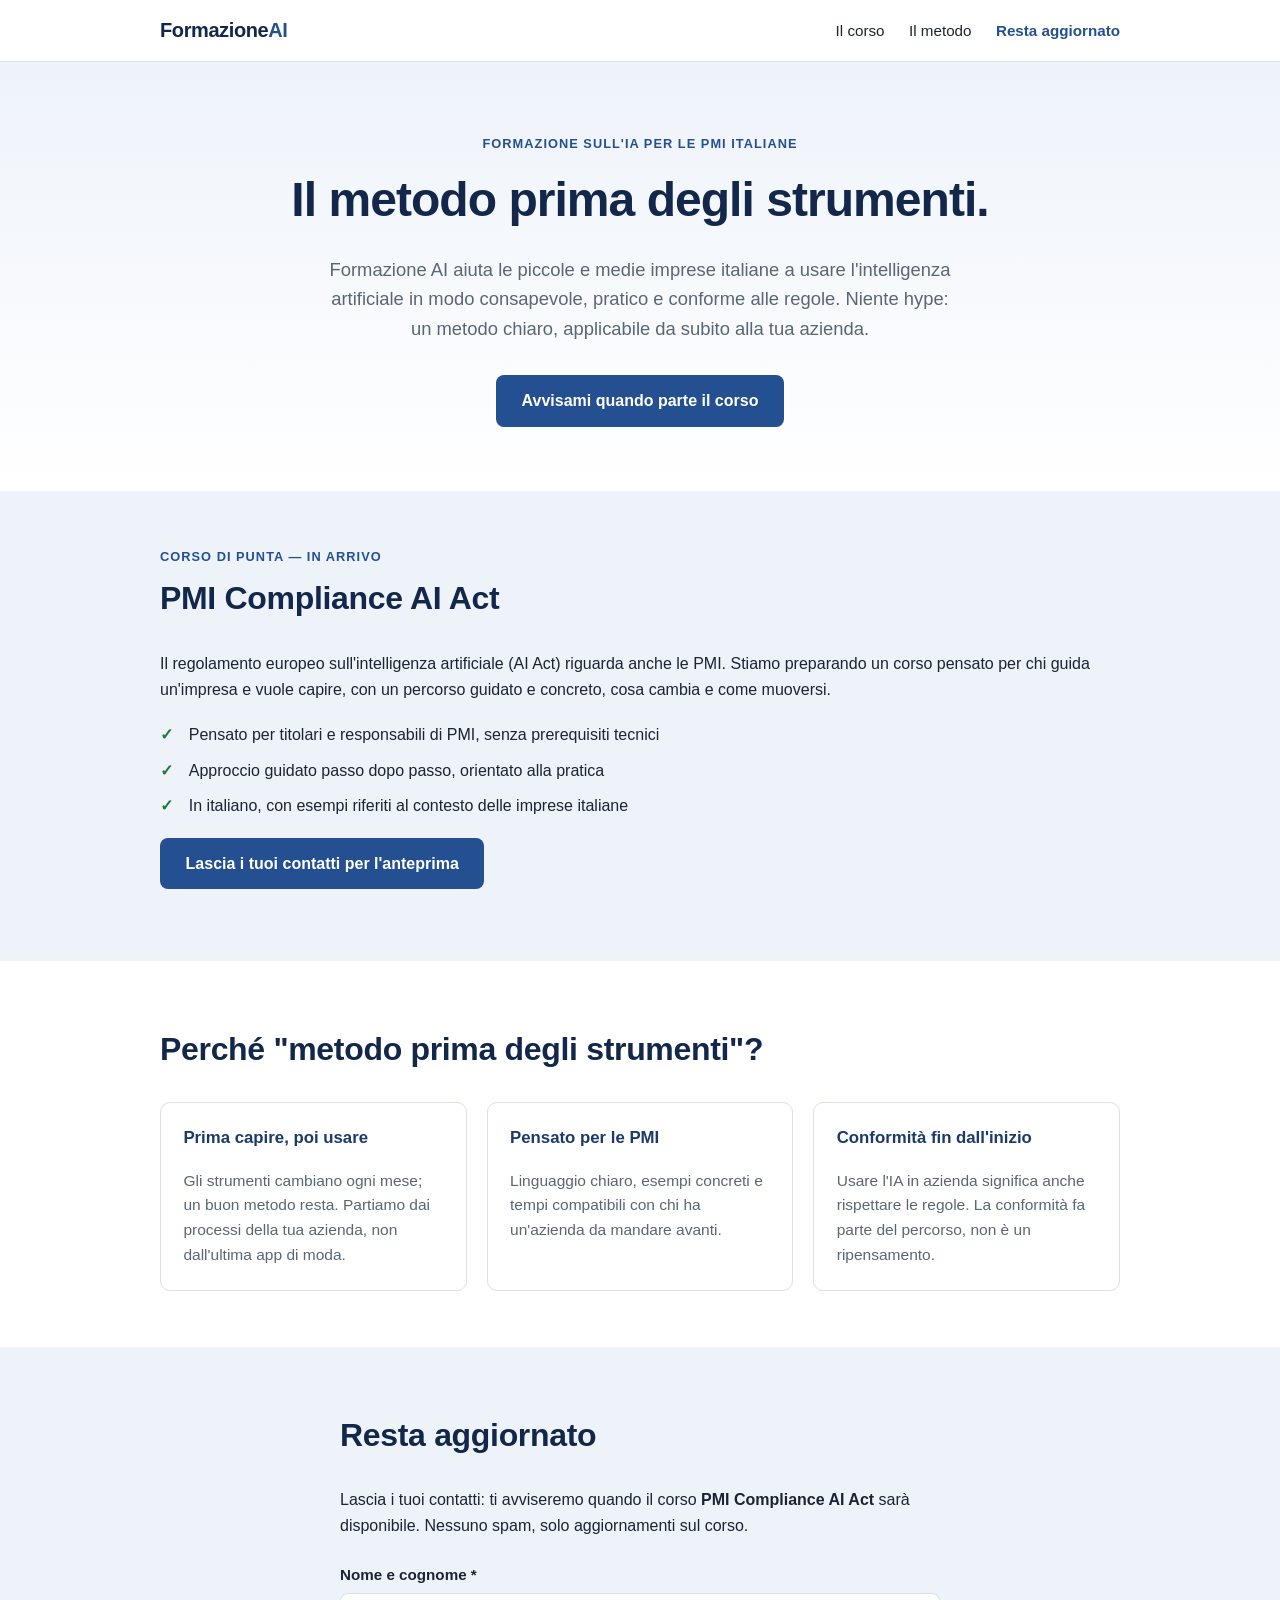
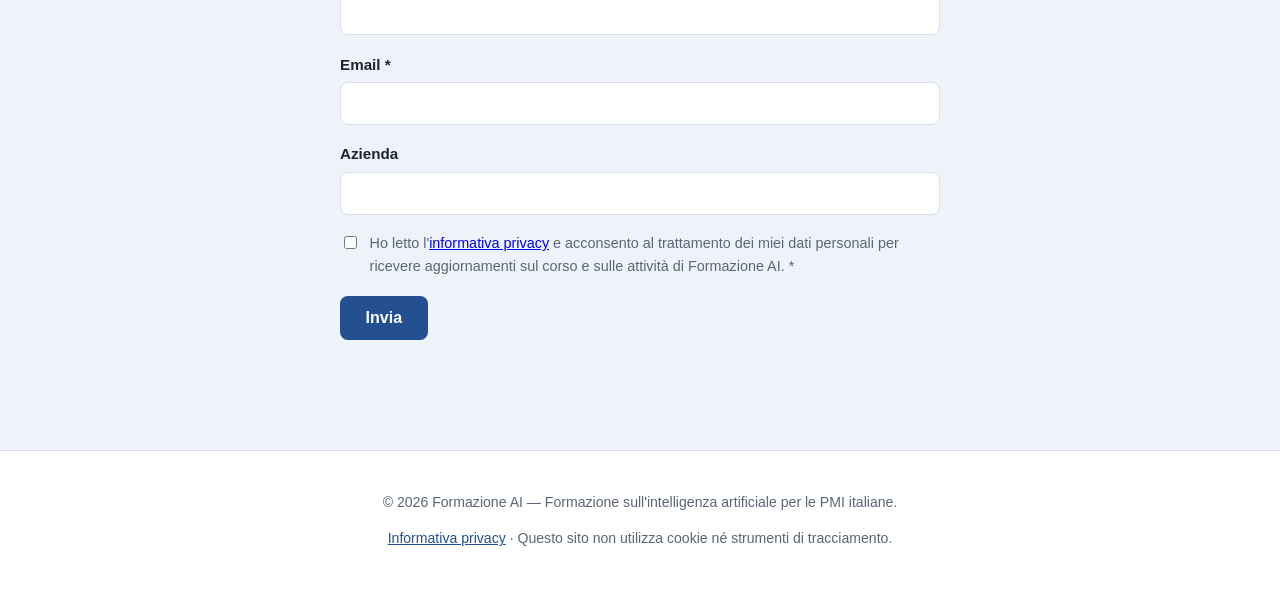
<file: index.html>
<!DOCTYPE html>
<html lang="it">
<head>
  <meta charset="UTF-8">
  <meta name="viewport" content="width=device-width, initial-scale=1.0">
  <title>Formazione AI — Formazione sull'intelligenza artificiale per le PMI italiane</title>
  <meta name="description" content="Formazione AI: formazione sull'intelligenza artificiale basata sul metodo, pensata per le PMI italiane. Corso in arrivo: PMI Compliance AI Act.">
  <link rel="stylesheet" href="assets/style.css">
  <link rel="icon" href="data:image/svg+xml,<svg xmlns='http://www.w3.org/2000/svg' viewBox='0 0 100 100'><rect width='100' height='100' rx='20' fill='%231a3a6b'/><text x='50' y='68' font-size='52' text-anchor='middle' fill='white' font-family='sans-serif' font-weight='bold'>F</text></svg>">
</head>
<body>
  <header class="site-header">
    <div class="container header-inner">
      <a class="logo" href="#">Formazione<span>AI</span></a>
      <nav>
        <a href="#corso">Il corso</a>
        <a href="#metodo">Il metodo</a>
        <a href="#contatti" class="nav-cta">Resta aggiornato</a>
      </nav>
    </div>
  </header>

  <main>
    <section class="hero">
      <div class="container">
        <p class="eyebrow">Formazione sull'IA per le PMI italiane</p>
        <h1>Il metodo prima degli strumenti.</h1>
        <p class="lead">
          Formazione AI aiuta le piccole e medie imprese italiane a usare l'intelligenza
          artificiale in modo consapevole, pratico e conforme alle regole. Niente hype:
          un metodo chiaro, applicabile da subito alla tua azienda.
        </p>
        <a class="btn btn-primary" href="#contatti">Avvisami quando parte il corso</a>
      </div>
    </section>

    <section id="corso" class="section section-alt">
      <div class="container">
        <p class="eyebrow">Corso di punta — in arrivo</p>
        <h2>PMI Compliance AI Act</h2>
        <p>
          Il regolamento europeo sull'intelligenza artificiale (AI Act) riguarda anche le PMI.
          Stiamo preparando un corso pensato per chi guida un'impresa e vuole capire, con un
          percorso guidato e concreto, cosa cambia e come muoversi.
        </p>
        <ul class="checklist">
          <li>Pensato per titolari e responsabili di PMI, senza prerequisiti tecnici</li>
          <li>Approccio guidato passo dopo passo, orientato alla pratica</li>
          <li>In italiano, con esempi riferiti al contesto delle imprese italiane</li>
        </ul>
        <p>
          <a class="btn btn-primary" href="#contatti">Lascia i tuoi contatti per l'anteprima</a>
        </p>
      </div>
    </section>

    <section id="metodo" class="section">
      <div class="container">
        <h2>Perché "metodo prima degli strumenti"?</h2>
        <div class="cards">
          <div class="card">
            <h3>Prima capire, poi usare</h3>
            <p>Gli strumenti cambiano ogni mese; un buon metodo resta. Partiamo dai processi
            della tua azienda, non dall'ultima app di moda.</p>
          </div>
          <div class="card">
            <h3>Pensato per le PMI</h3>
            <p>Linguaggio chiaro, esempi concreti e tempi compatibili con chi ha
            un'azienda da mandare avanti.</p>
          </div>
          <div class="card">
            <h3>Conformità fin dall'inizio</h3>
            <p>Usare l'IA in azienda significa anche rispettare le regole. La conformità
            fa parte del percorso, non è un ripensamento.</p>
          </div>
        </div>
      </div>
    </section>

    <section id="contatti" class="section section-alt">
      <div class="container narrow">
        <h2>Resta aggiornato</h2>
        <p>
          Lascia i tuoi contatti: ti avviseremo quando il corso <strong>PMI Compliance AI Act</strong>
          sarà disponibile. Nessuno spam, solo aggiornamenti sul corso.
        </p>

        <form id="lead-form" novalidate>
          <div class="field">
            <label for="nome">Nome e cognome *</label>
            <input type="text" id="nome" name="nome" required autocomplete="name">
          </div>
          <div class="field">
            <label for="email">Email *</label>
            <input type="email" id="email" name="email" required autocomplete="email">
          </div>
          <div class="field">
            <label for="azienda">Azienda</label>
            <input type="text" id="azienda" name="azienda" autocomplete="organization">
          </div>
          <input type="text" name="_honey" id="sito-web" tabindex="-1" autocomplete="off" aria-hidden="true" class="hp">
          <div class="field consent">
            <label>
              <input type="checkbox" id="consenso" required>
              <span>Ho letto l'<a href="privacy.html" target="_blank">informativa privacy</a> e acconsento
              al trattamento dei miei dati personali per ricevere aggiornamenti sul corso e sulle
              attività di Formazione AI. *</span>
            </label>
          </div>
          <button type="submit" class="btn btn-primary" id="submit-btn">Invia</button>
          <p id="form-msg" role="status" aria-live="polite"></p>
        </form>
      </div>
    </section>
  </main>

  <footer class="site-footer">
    <div class="container">
      <p>© 2026 Formazione AI — Formazione sull'intelligenza artificiale per le PMI italiane.</p>
      <p>
        <a href="privacy.html">Informativa privacy</a> ·
        Questo sito non utilizza cookie né strumenti di tracciamento.
      </p>
    </div>
  </footer>

  <script src="assets/form.js"></script>
</body>
</html>
</file>
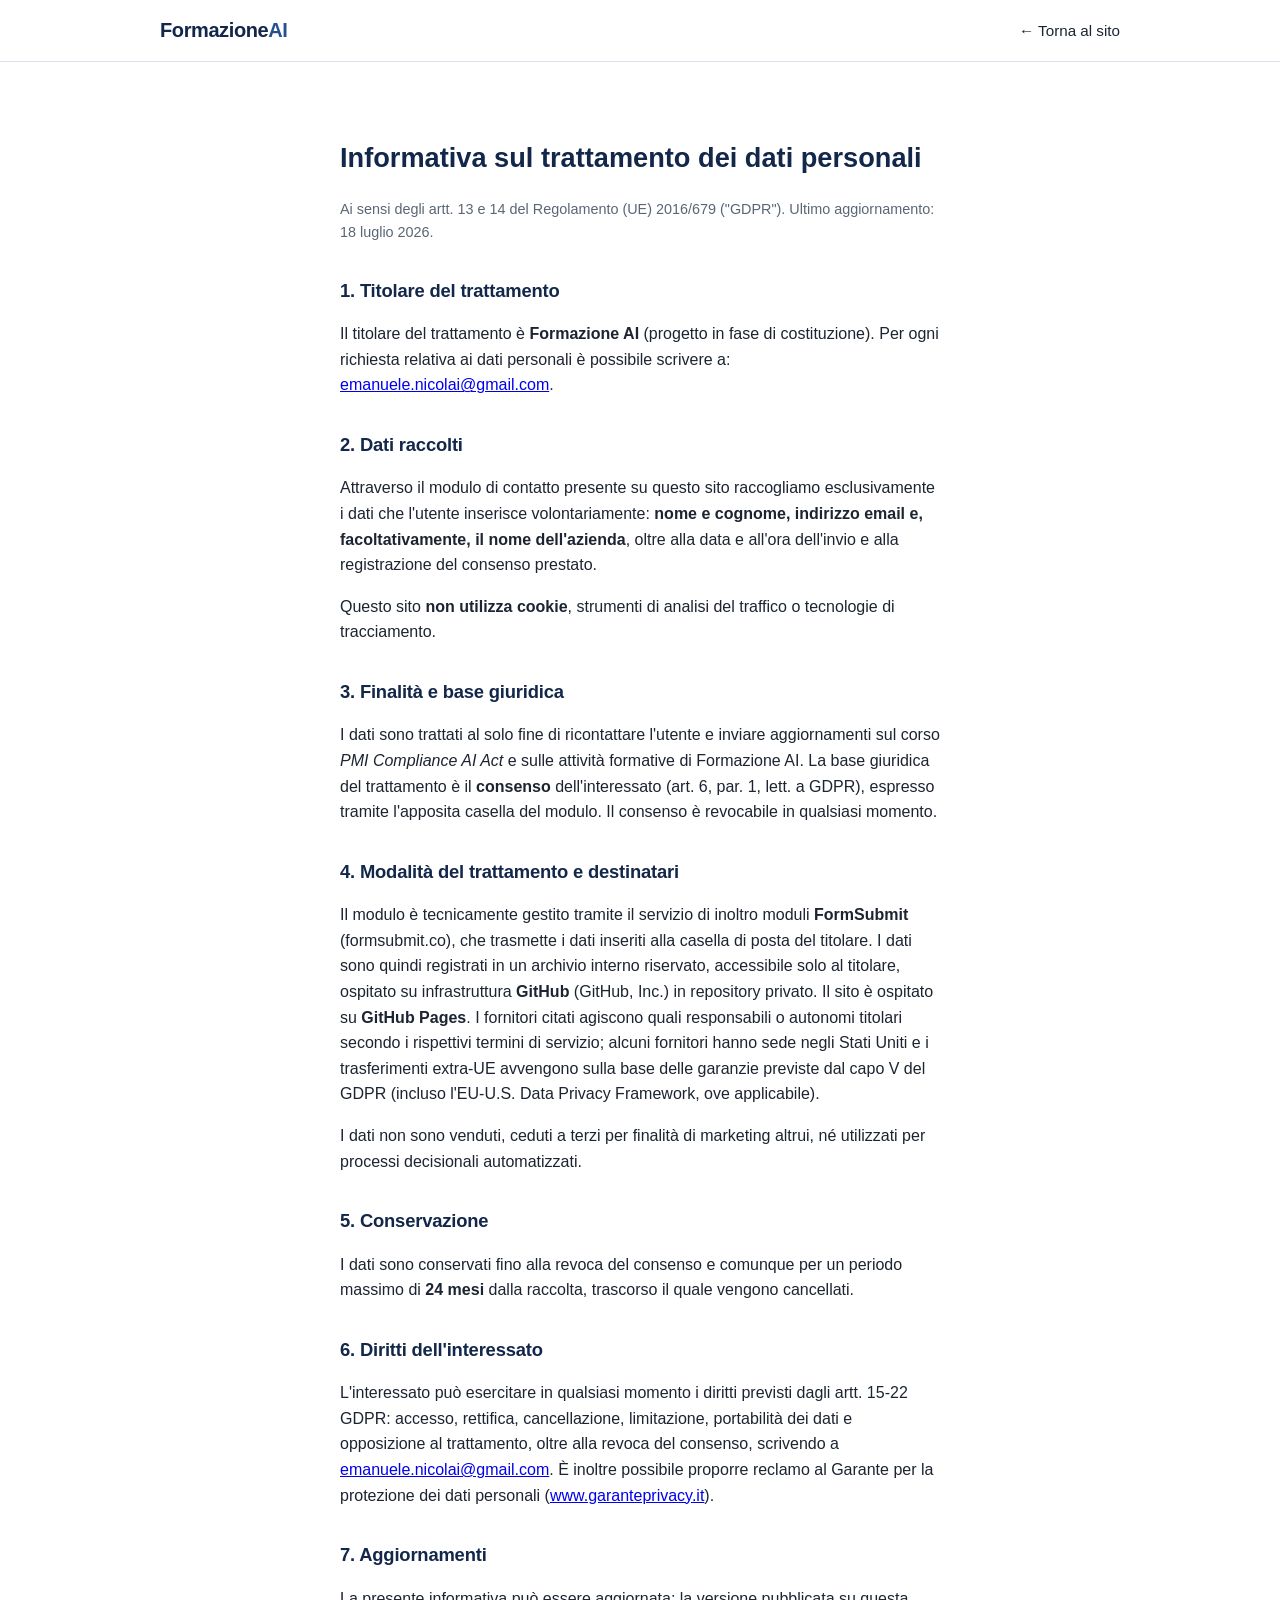
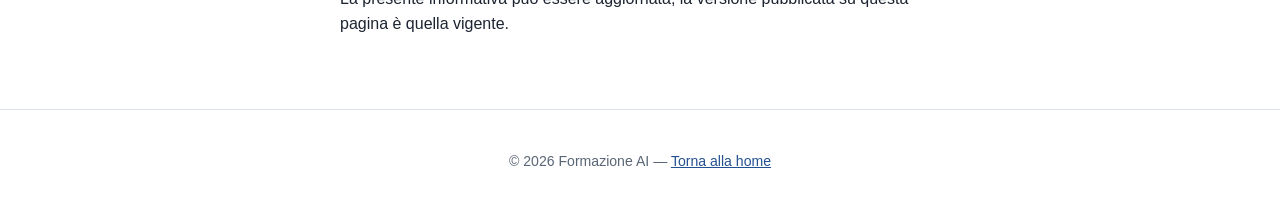
<file: privacy.html>
<!DOCTYPE html>
<html lang="it">
<head>
  <meta charset="UTF-8">
  <meta name="viewport" content="width=device-width, initial-scale=1.0">
  <title>Informativa privacy — Formazione AI</title>
  <meta name="robots" content="noindex">
  <link rel="stylesheet" href="assets/style.css">
</head>
<body>
  <header class="site-header">
    <div class="container header-inner">
      <a class="logo" href="index.html">Formazione<span>AI</span></a>
      <nav><a href="index.html">← Torna al sito</a></nav>
    </div>
  </header>

  <main class="section">
    <div class="container narrow legal">
      <h1>Informativa sul trattamento dei dati personali</h1>
      <p class="muted">Ai sensi degli artt. 13 e 14 del Regolamento (UE) 2016/679 ("GDPR"). Ultimo aggiornamento: 18 luglio 2026.</p>

      <h2>1. Titolare del trattamento</h2>
      <p>
        Il titolare del trattamento è <strong>Formazione AI</strong> (progetto in fase di costituzione).
        Per ogni richiesta relativa ai dati personali è possibile scrivere a:
        <a href="mailto:emanuele.nicolai@gmail.com">emanuele.nicolai@gmail.com</a>.
      </p>

      <h2>2. Dati raccolti</h2>
      <p>
        Attraverso il modulo di contatto presente su questo sito raccogliamo esclusivamente i dati
        che l'utente inserisce volontariamente: <strong>nome e cognome, indirizzo email e, facoltativamente,
        il nome dell'azienda</strong>, oltre alla data e all'ora dell'invio e alla registrazione del consenso prestato.
      </p>
      <p>Questo sito <strong>non utilizza cookie</strong>, strumenti di analisi del traffico o tecnologie di tracciamento.</p>

      <h2>3. Finalità e base giuridica</h2>
      <p>
        I dati sono trattati al solo fine di ricontattare l'utente e inviare aggiornamenti sul corso
        <em>PMI Compliance AI Act</em> e sulle attività formative di Formazione AI.
        La base giuridica del trattamento è il <strong>consenso</strong> dell'interessato
        (art. 6, par. 1, lett. a GDPR), espresso tramite l'apposita casella del modulo.
        Il consenso è revocabile in qualsiasi momento.
      </p>

      <h2>4. Modalità del trattamento e destinatari</h2>
      <p>
        Il modulo è tecnicamente gestito tramite il servizio di inoltro moduli
        <strong>FormSubmit</strong> (formsubmit.co), che trasmette i dati inseriti alla casella di posta del
        titolare. I dati sono quindi registrati in un archivio interno riservato, accessibile solo al
        titolare, ospitato su infrastruttura <strong>GitHub</strong> (GitHub, Inc.) in repository privato.
        Il sito è ospitato su <strong>GitHub Pages</strong>. I fornitori citati agiscono quali responsabili o
        autonomi titolari secondo i rispettivi termini di servizio; alcuni fornitori hanno sede negli
        Stati Uniti e i trasferimenti extra-UE avvengono sulla base delle garanzie previste dal capo V
        del GDPR (incluso l'EU-U.S. Data Privacy Framework, ove applicabile).
      </p>
      <p>I dati non sono venduti, ceduti a terzi per finalità di marketing altrui, né utilizzati per processi decisionali automatizzati.</p>

      <h2>5. Conservazione</h2>
      <p>
        I dati sono conservati fino alla revoca del consenso e comunque per un periodo massimo di
        <strong>24 mesi</strong> dalla raccolta, trascorso il quale vengono cancellati.
      </p>

      <h2>6. Diritti dell'interessato</h2>
      <p>
        L'interessato può esercitare in qualsiasi momento i diritti previsti dagli artt. 15-22 GDPR:
        accesso, rettifica, cancellazione, limitazione, portabilità dei dati e opposizione al trattamento,
        oltre alla revoca del consenso, scrivendo a
        <a href="mailto:emanuele.nicolai@gmail.com">emanuele.nicolai@gmail.com</a>.
        È inoltre possibile proporre reclamo al Garante per la protezione dei dati personali
        (<a href="https://www.garanteprivacy.it" rel="noopener" target="_blank">www.garanteprivacy.it</a>).
      </p>

      <h2>7. Aggiornamenti</h2>
      <p>
        La presente informativa può essere aggiornata; la versione pubblicata su questa pagina è
        quella vigente.
      </p>
    </div>
  </main>

  <footer class="site-footer">
    <div class="container">
      <p>© 2026 Formazione AI — <a href="index.html">Torna alla home</a></p>
    </div>
  </footer>
</body>
</html>
</file>
<file: assets/style.css>
:root {
  --blue-900: #12274a;
  --blue-700: #1a3a6b;
  --blue-600: #245092;
  --blue-50: #eef3fa;
  --ink: #1c2431;
  --muted: #5a6675;
  --border: #d9e0ea;
  --white: #ffffff;
  --ok: #1e7a3c;
  --err: #b3261e;
}

* { box-sizing: border-box; }

body {
  margin: 0;
  font-family: -apple-system, BlinkMacSystemFont, "Segoe UI", Roboto, "Helvetica Neue", Arial, sans-serif;
  color: var(--ink);
  line-height: 1.6;
  background: var(--white);
}

.container { max-width: 1000px; margin: 0 auto; padding: 0 1.25rem; }
.container.narrow { max-width: 640px; }

/* Header */
.site-header {
  border-bottom: 1px solid var(--border);
  background: var(--white);
  position: sticky;
  top: 0;
  z-index: 10;
}
.header-inner {
  display: flex;
  align-items: center;
  justify-content: space-between;
  padding-top: 0.9rem;
  padding-bottom: 0.9rem;
}
.logo {
  font-size: 1.25rem;
  font-weight: 700;
  color: var(--blue-900);
  text-decoration: none;
  letter-spacing: -0.02em;
}
.logo span { color: var(--blue-600); }
nav a {
  margin-left: 1.25rem;
  color: var(--ink);
  text-decoration: none;
  font-size: 0.95rem;
}
nav a:hover { color: var(--blue-600); }
.nav-cta {
  color: var(--blue-600);
  font-weight: 600;
}

/* Hero */
.hero {
  background: linear-gradient(180deg, var(--blue-50) 0%, var(--white) 100%);
  padding: 4.5rem 0 4rem;
  text-align: center;
}
.hero h1 {
  font-size: clamp(2rem, 5vw, 3rem);
  margin: 0.5rem auto 1rem;
  color: var(--blue-900);
  letter-spacing: -0.02em;
  max-width: 700px;
}
.lead {
  font-size: 1.15rem;
  color: var(--muted);
  max-width: 640px;
  margin: 0 auto 2rem;
}
.eyebrow {
  text-transform: uppercase;
  letter-spacing: 0.08em;
  font-size: 0.8rem;
  font-weight: 700;
  color: var(--blue-600);
  margin: 0;
}

/* Sections */
.section { padding: 3.5rem 0; }
.section-alt { background: var(--blue-50); }
.section h2 {
  font-size: clamp(1.5rem, 3.5vw, 2rem);
  color: var(--blue-900);
  margin-top: 0.4rem;
  letter-spacing: -0.01em;
}

.cards {
  display: grid;
  grid-template-columns: repeat(auto-fit, minmax(240px, 1fr));
  gap: 1.25rem;
  margin-top: 1.5rem;
}
.card {
  background: var(--white);
  border: 1px solid var(--border);
  border-radius: 10px;
  padding: 1.4rem;
}
.card h3 { margin-top: 0; color: var(--blue-700); font-size: 1.05rem; }
.card p { margin-bottom: 0; color: var(--muted); font-size: 0.97rem; }

.checklist { padding-left: 0; list-style: none; margin: 1.25rem 0; }
.checklist li {
  padding-left: 1.8rem;
  position: relative;
  margin-bottom: 0.6rem;
}
.checklist li::before {
  content: "✓";
  position: absolute;
  left: 0;
  color: var(--ok);
  font-weight: 700;
}

/* Buttons */
.btn {
  display: inline-block;
  padding: 0.8rem 1.6rem;
  border-radius: 8px;
  font-size: 1rem;
  font-weight: 600;
  text-decoration: none;
  border: none;
  cursor: pointer;
}
.btn-primary {
  background: var(--blue-600);
  color: var(--white);
}
.btn-primary:hover { background: var(--blue-700); }
.btn[disabled] { opacity: 0.6; cursor: wait; }

/* Form */
form { margin-top: 1.5rem; }
.field { margin-bottom: 1.1rem; }
.field label { display: block; font-weight: 600; margin-bottom: 0.35rem; font-size: 0.95rem; }
.field input[type="text"],
.field input[type="email"] {
  width: 100%;
  padding: 0.7rem 0.9rem;
  border: 1px solid var(--border);
  border-radius: 8px;
  font-size: 1rem;
  background: var(--white);
}
.field input:focus {
  outline: 2px solid var(--blue-600);
  outline-offset: 1px;
  border-color: var(--blue-600);
}
.consent label {
  display: flex;
  gap: 0.6rem;
  font-weight: 400;
  font-size: 0.9rem;
  color: var(--muted);
  align-items: flex-start;
}
.consent input { margin-top: 0.25rem; }
.hp { position: absolute; left: -9999px; height: 0; width: 0; opacity: 0; }

#form-msg { min-height: 1.4rem; font-weight: 600; }
#form-msg.ok { color: var(--ok); }
#form-msg.err { color: var(--err); }

/* Footer */
.site-footer {
  border-top: 1px solid var(--border);
  padding: 1.6rem 0;
  font-size: 0.88rem;
  color: var(--muted);
  text-align: center;
}
.site-footer a { color: var(--blue-600); }

/* Legal page */
.legal h1 { color: var(--blue-900); font-size: 1.7rem; }
.legal h2 { font-size: 1.15rem; margin-top: 2rem; }
.muted { color: var(--muted); font-size: 0.9rem; }
</file>
